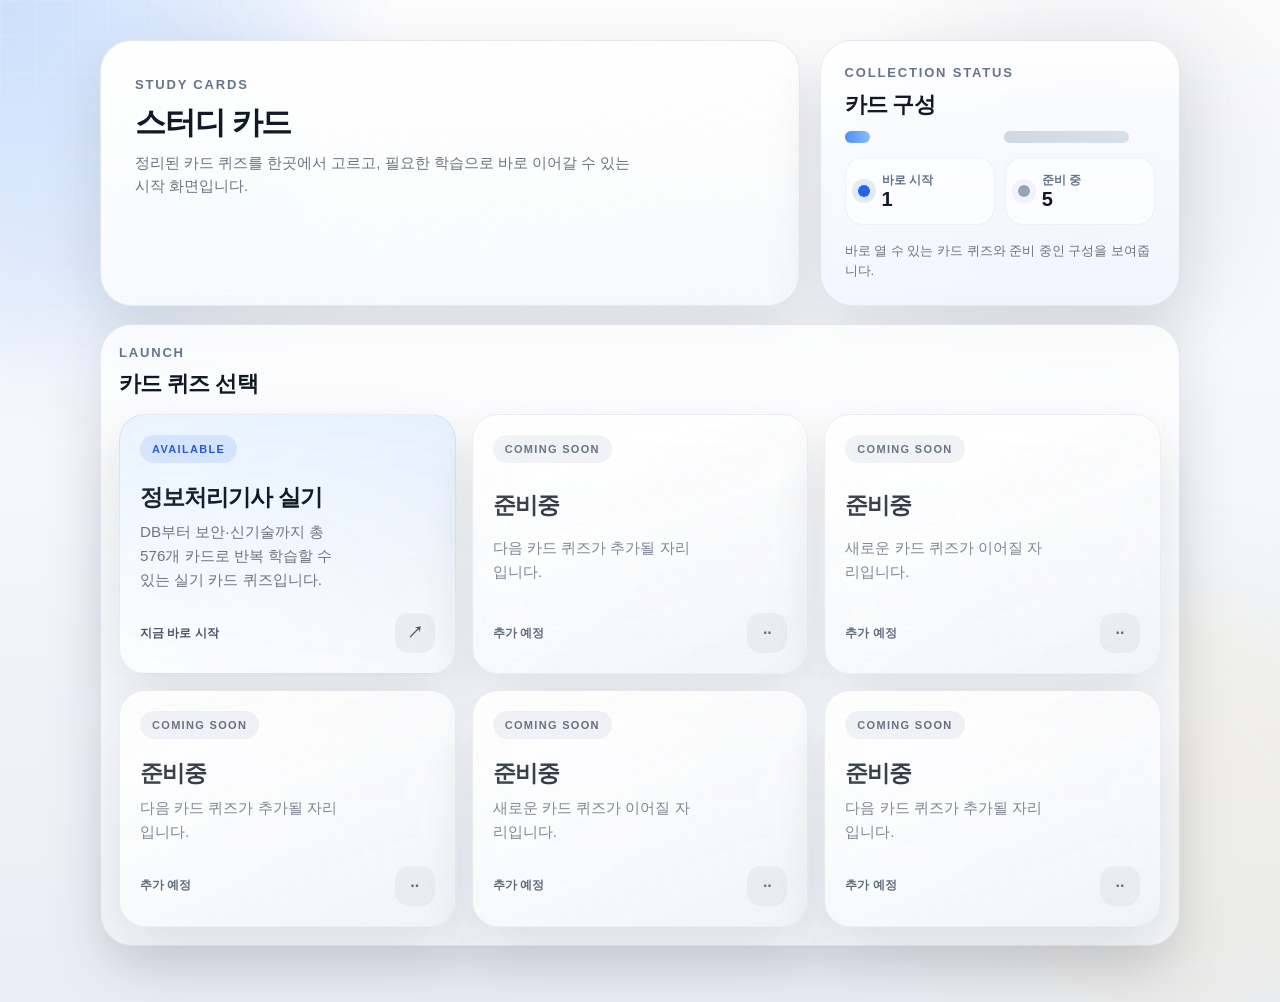
<file: index.html>
<!DOCTYPE html>
<html lang="ko">
<head>
  <meta charset="UTF-8" />
  <meta name="viewport" content="width=device-width, initial-scale=1.0" />
  <meta name="description" content="과목별 카드 퀴즈를 한곳에서 고르고 바로 학습할 수 있는 스터디 카드 홈입니다. 현재는 정보처리기사 실기 카드 퀴즈를 바로 시작할 수 있습니다." />
  <meta name="robots" content="index, follow" />
  <meta name="format-detection" content="telephone=no" />
  <meta name="theme-color" content="#f5f5f7" />
  <meta property="og:locale" content="ko_KR" />
  <meta property="og:type" content="website" />
  <meta property="og:title" content="스터디 카드" />
  <meta property="og:description" content="카드 퀴즈를 과목별로 모아두고 태블릿과 모바일에서 가볍게 학습할 수 있는 런처 홈입니다." />
  <meta property="og:image" content="og-image.png?v=1" />
  <meta property="og:image:alt" content="스터디 카드 공유 이미지" />
  <meta name="twitter:card" content="summary" />
  <meta name="twitter:title" content="스터디 카드" />
  <meta name="twitter:description" content="과목별 카드 퀴즈를 모아두고 바로 진입할 수 있는 학습용 홈입니다." />
  <meta name="twitter:image" content="og-image.png?v=1" />
  <title>스터디 카드</title>
  <link rel="icon" href="icon.svg?v=2" type="image/svg+xml" />
  <link rel="apple-touch-icon" href="icon.png?v=2" />
  <link rel="stylesheet" href="css/home.css" />
</head>
<body>
  <div class="page-glow page-glow-left" aria-hidden="true"></div>
  <div class="page-glow page-glow-right" aria-hidden="true"></div>

  <main class="landing-shell">
    <section class="landing-hero">
      <div class="hero-copy">
        <span class="eyebrow">Study Cards</span>
        <h1>스터디 카드</h1>
        <p>정리된 카드 퀴즈를 한곳에서 고르고, 필요한 학습으로 바로 이어갈 수 있는 시작 화면입니다.</p>
      </div>

      <aside class="hero-panel">
        <span class="panel-label">Collection Status</span>
        <div class="status-display">
          <strong id="catalogSummary">불러오는 중</strong>
          <div class="status-strip" aria-hidden="true">
            <span class="status-segment status-segment-live" id="liveSegment"></span>
            <span class="status-segment status-segment-soon" id="soonSegment"></span>
          </div>
        </div>
        <div class="status-metrics">
          <div class="status-metric status-metric-live">
            <span class="status-dot" aria-hidden="true"></span>
            <div>
              <small>바로 시작</small>
              <strong id="liveCount">0</strong>
            </div>
          </div>
          <div class="status-metric status-metric-soon">
            <span class="status-dot" aria-hidden="true"></span>
            <div>
              <small>준비 중</small>
              <strong id="soonCount">0</strong>
            </div>
          </div>
        </div>
        <p id="catalogDescription">현재 열 수 있는 덱과 준비 중인 덱을 보여줍니다.</p>
      </aside>
    </section>

    <section class="launcher-section" aria-labelledby="launcherTitle">
      <div class="section-head">
        <div>
          <span class="section-kicker">Launch</span>
          <h2 id="launcherTitle">카드 퀴즈 선택</h2>
        </div>
      </div>

      <div class="quiz-grid" id="quizGrid">
        <article class="quiz-card quiz-card-loading">
          <span class="quiz-badge">Loading</span>
          <h3>카드 목록을 준비하는 중입니다</h3>
          <p>잠시만 기다리면 학습 덱 버튼이 표시됩니다.</p>
        </article>
      </div>
    </section>
  </main>

  <script src="js/home.js"></script>
</body>
</html>
</file>
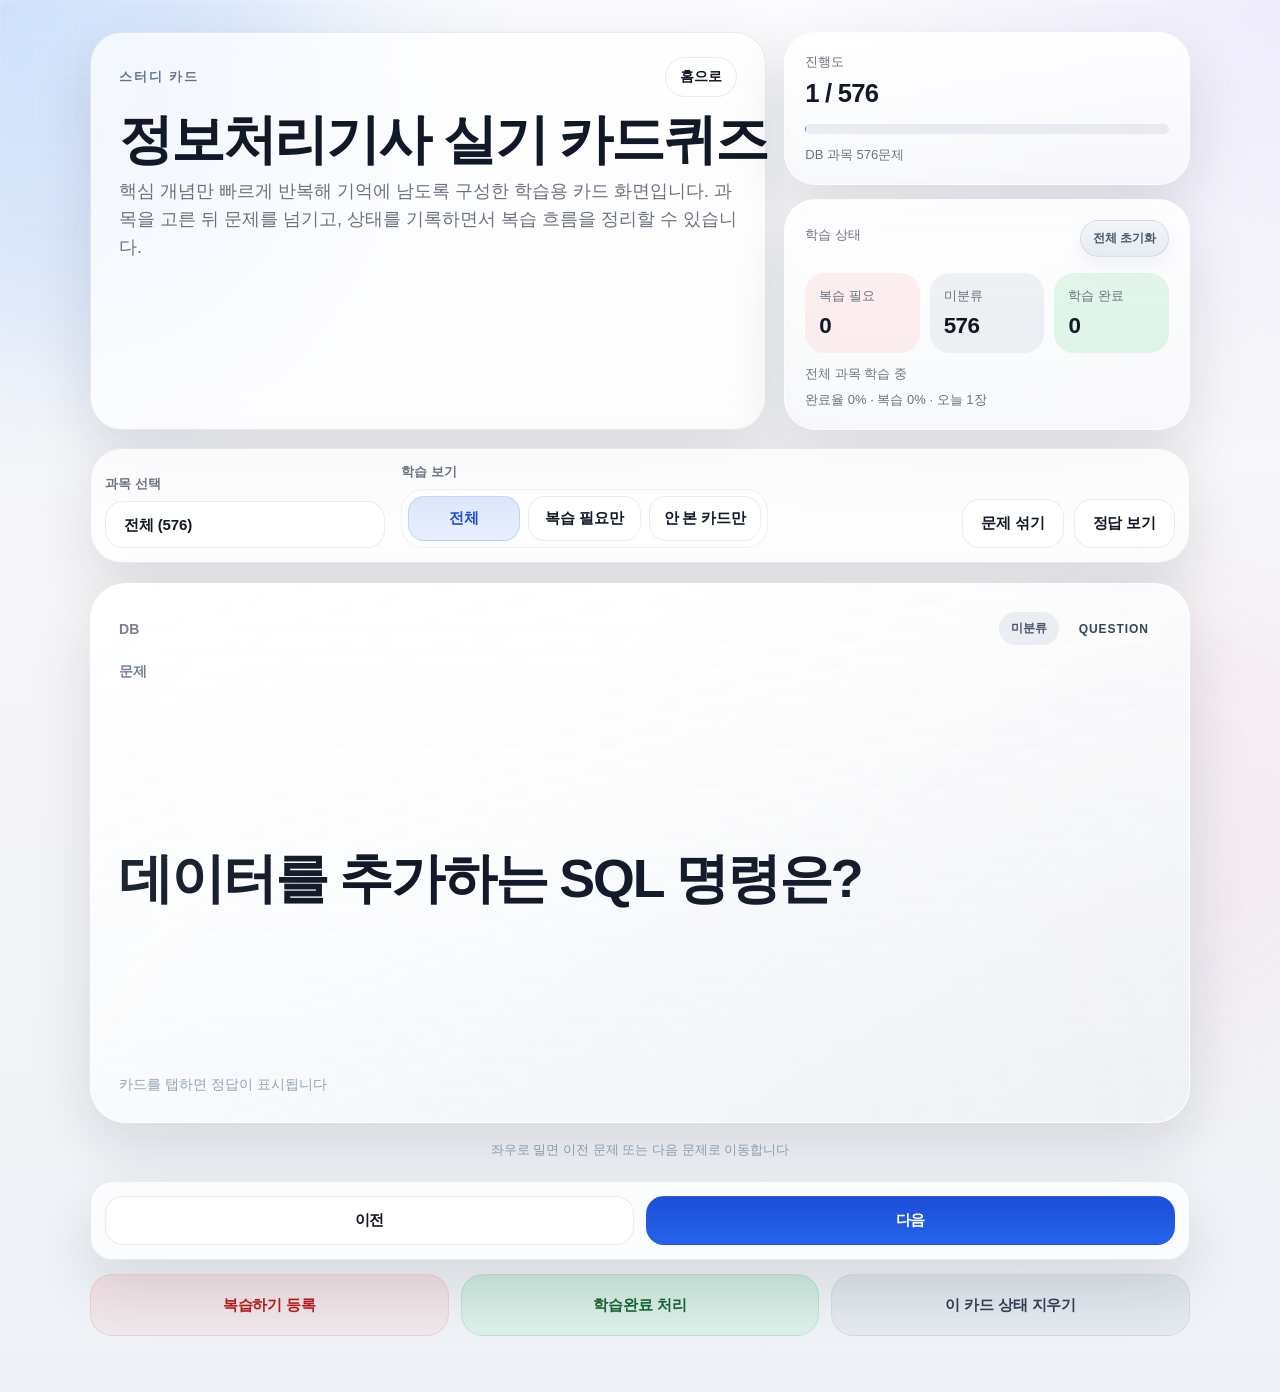
<file: quizzes/information-processing-practical/index.html>
<!DOCTYPE html>
<html lang="ko">
<head>
  <meta charset="UTF-8" />
  <meta name="viewport" content="width=device-width, initial-scale=1.0" />
  <meta name="description" content="정보처리기사 실기 전 범위를 과목별 카드 퀴즈로 반복 학습하는 개인용 학습 페이지입니다. DB, 네트워크·OS, SW개발, SW설계, 보안·신기술 카드를 담고 있습니다." />
  <meta name="robots" content="index, follow" />
  <meta name="format-detection" content="telephone=no" />
  <meta name="theme-color" content="#f5f5f7" />
  <meta property="og:locale" content="ko_KR" />
  <meta property="og:type" content="website" />
  <meta property="og:title" content="정보처리기사 실기 카드퀴즈" />
  <meta property="og:description" content="과목별 카드 퀴즈로 정보처리기사 실기 이론을 반복 학습하는 페이지입니다." />
  <meta property="og:image" content="../../og-image.png?v=1" />
  <meta property="og:image:alt" content="정보처리기사 실기 카드퀴즈 공유 이미지" />
  <meta name="twitter:card" content="summary" />
  <meta name="twitter:title" content="정보처리기사 실기 카드퀴즈" />
  <meta name="twitter:description" content="DB, 네트워크·OS, SW개발, SW설계, 보안·신기술 카드를 반복 학습할 수 있는 카드 퀴즈입니다." />
  <meta name="twitter:image" content="../../og-image.png?v=1" />
  <title>정보처리기사 실기 카드퀴즈</title>
  <link rel="icon" href="../../icon.svg?v=2" type="image/svg+xml" />
  <link rel="apple-touch-icon" href="../../icon.png?v=2" />
  <link rel="stylesheet" href="../../css/style.css" />
</head>
<body
  data-card-manifest="../../js/cards/index.json"
  data-storage-key="quiz-card-state:information-processing-practical"
>
  <div class="page-glow page-glow-left" aria-hidden="true"></div>
  <div class="page-glow page-glow-right" aria-hidden="true"></div>

  <div class="app-shell">
    <div class="app">
      <header class="hero">
        <div class="hero-copy">
          <div class="hero-headerline">
            <span class="hero-kicker">스터디 카드</span>
            <a class="hero-home-link" href="../../">홈으로</a>
          </div>
          <h1>정보처리기사 실기 카드퀴즈</h1>
          <p>핵심 개념만 빠르게 반복해 기억에 남도록 구성한 학습용 카드 화면입니다. 과목을 고른 뒤 문제를 넘기고, 상태를 기록하면서 복습 흐름을 정리할 수 있습니다.</p>
        </div>

        <div class="hero-meta">
          <div class="meta-card">
            <span class="meta-label">진행도</span>
            <strong id="cardInfo" aria-live="polite">0 / 0</strong>
            <div class="progress-track" aria-hidden="true">
              <div class="progress-fill" id="progressFill"></div>
            </div>
            <span class="meta-footnote" id="progressText" aria-live="polite">카드를 불러오는 중</span>
          </div>
          <div class="meta-card meta-card-stats">
            <div class="meta-card-head">
              <span class="meta-label">학습 상태</span>
              <button id="resetAllBtn" class="meta-reset-btn" type="button">전체 초기화</button>
            </div>
            <div class="stat-row">
              <div class="stat-pill stat-pill-review">
                <span>복습 필요</span>
                <strong id="reviewCount">0</strong>
              </div>
              <div class="stat-pill stat-pill-unmarked">
                <span>미분류</span>
                <strong id="unmarkedCount">0</strong>
              </div>
              <div class="stat-pill stat-pill-known">
                <span>학습 완료</span>
                <strong id="knownCount">0</strong>
              </div>
            </div>
            <span class="meta-footnote" id="studyModeText" aria-live="polite">전체 카드 학습 중</span>
            <span class="meta-footnote meta-footnote-compact" id="studySummaryText" aria-live="polite">완료율 0% · 복습 0% · 오늘 0장</span>
          </div>
        </div>
      </header>

      <section class="toolbar-panel">
        <div class="toolbar">
          <label class="field">
            <span class="field-label">과목 선택</span>
            <select id="subjectFilter" aria-label="과목 선택">
              <option value="전체">전체</option>
            </select>
          </label>

          <div class="field field-mode">
            <span class="field-label">학습 보기</span>
            <div class="mode-switch" id="modeSwitch">
              <button class="mode-btn is-active" type="button" data-mode="all" aria-pressed="true">전체</button>
              <button class="mode-btn" type="button" data-mode="review" aria-pressed="false">복습 필요만</button>
              <button class="mode-btn" type="button" data-mode="unmarked" aria-pressed="false">안 본 카드만</button>
            </div>
          </div>

          <div class="toolbar-buttons">
            <button id="shuffleBtn" type="button">문제 섞기</button>
            <button id="flipBtn" type="button" aria-pressed="false">정답 보기</button>
          </div>
        </div>
      </section>

      <section class="card-section">
        <div class="flashcard" id="flashCard" tabindex="0" aria-label="퀴즈 카드">
          <div class="card-face card-front">
            <div class="card-topline">
              <div class="card-subject" id="frontSubject">과목</div>
              <div class="card-topmeta">
                <div class="card-status-badge" id="cardStatusBadge">미분류</div>
                <div class="card-chip">Question</div>
              </div>
            </div>
            <div class="card-label">문제</div>
            <div class="card-text" id="frontText">카드를 불러오는 중입니다</div>
            <div class="card-hint">카드를 탭하면 정답이 표시됩니다</div>
          </div>

          <div class="card-face card-back">
            <div class="card-topline">
              <div class="card-subject">정답 확인</div>
              <div class="card-chip">Answer</div>
            </div>
            <div class="card-label">답</div>
            <div class="card-text" id="backText">잠시만 기다려주세요</div>
            <div class="card-hint">다시 탭하면 문제로 돌아갑니다</div>
          </div>
        </div>
        <div class="gesture-hint">좌우로 밀면 이전 문제 또는 다음 문제로 이동합니다</div>
      </section>

      <section class="controls">
        <button id="prevBtn" type="button">이전</button>
        <button id="nextBtn" type="button">다음</button>
      </section>

      <section class="study-actions" aria-label="학습 상태 제어">
        <button id="reviewBtn" class="study-btn study-btn-review" type="button">복습하기 등록</button>
        <button id="knownBtn" class="study-btn study-btn-known" type="button">학습완료 처리</button>
        <button id="resetBtn" class="study-btn study-btn-reset" type="button">이 카드 상태 지우기</button>
      </section>
    </div>
  </div>

  <script src="../../js/app.js"></script>
</body>
</html>
</file>
<file: css/home.css>
:root {
  --bg: #f5f5f7;
  --panel: rgba(255, 255, 255, 0.72);
  --panel-border: rgba(15, 23, 42, 0.08);
  --text: #111827;
  --muted: #6b7280;
  --soft: #94a3b8;
  --accent: #2563eb;
  --accent-strong: #1d4ed8;
  --accent-soft: rgba(37, 99, 235, 0.14);
  --shadow: 0 24px 60px rgba(15, 23, 42, 0.12);
  --radius-xl: 32px;
  --radius-lg: 24px;
  --radius-md: 18px;
}

* {
  box-sizing: border-box;
}

html,
body {
  min-height: 100%;
}

body {
  margin: 0;
  font-family: "SF Pro Display", "Pretendard", "Noto Sans KR", sans-serif;
  color: var(--text);
  background:
    radial-gradient(circle at top left, rgba(96, 165, 250, 0.22), transparent 24%),
    radial-gradient(circle at 85% 15%, rgba(15, 23, 42, 0.08), transparent 18%),
    linear-gradient(180deg, #fcfcfd 0%, #f3f6fb 50%, #e9eef6 100%);
  -webkit-tap-highlight-color: transparent;
  overscroll-behavior-y: contain;
}

body,
body * {
  -webkit-user-select: none;
  user-select: none;
}

body::before {
  content: "";
  position: fixed;
  inset: 0;
  background-image:
    linear-gradient(rgba(255, 255, 255, 0.45) 1px, transparent 1px),
    linear-gradient(90deg, rgba(255, 255, 255, 0.45) 1px, transparent 1px);
  background-size: 36px 36px;
  mask-image: linear-gradient(180deg, rgba(0, 0, 0, 0.4), transparent 80%);
  pointer-events: none;
}

.page-glow {
  position: fixed;
  width: 30rem;
  height: 30rem;
  border-radius: 50%;
  filter: blur(60px);
  opacity: 0.45;
  pointer-events: none;
}

.page-glow-left {
  top: -8rem;
  left: -10rem;
  background: rgba(59, 130, 246, 0.18);
}

.page-glow-right {
  right: -8rem;
  bottom: -10rem;
  background: rgba(251, 191, 36, 0.14);
}

.landing-shell {
  position: relative;
  width: min(100%, 1120px);
  margin: 0 auto;
  padding:
    max(40px, env(safe-area-inset-top))
    max(20px, env(safe-area-inset-right))
    max(56px, env(safe-area-inset-bottom))
    max(20px, env(safe-area-inset-left));
}

.landing-hero,
.hero-copy,
.hero-panel,
.launcher-section,
.quiz-card {
  backdrop-filter: blur(22px);
  -webkit-backdrop-filter: blur(22px);
}

.landing-hero {
  display: grid;
  grid-template-columns: minmax(0, 1.65fr) minmax(300px, 0.85fr);
  gap: 20px;
  align-items: stretch;
  margin-bottom: 18px;
}

.hero-copy,
.hero-panel,
.launcher-section,
.quiz-card {
  border: 1px solid var(--panel-border);
  background: var(--panel);
  box-shadow: var(--shadow);
}

.hero-copy,
.hero-panel,
.launcher-section {
  border-radius: var(--radius-xl);
}

.hero-copy {
  padding: 34px;
  background:
    linear-gradient(180deg, rgba(255, 255, 255, 0.92), rgba(248, 250, 252, 0.72)),
    linear-gradient(135deg, rgba(255, 255, 255, 0.86), rgba(226, 232, 240, 0.24));
}

.eyebrow,
.section-kicker,
.panel-label {
  display: inline-block;
  font-size: 13px;
  font-weight: 700;
  letter-spacing: 0.14em;
  text-transform: uppercase;
  color: #64748b;
}

.hero-copy h1 {
  margin: 14px 0 0;
  font-size: clamp(1.6rem, 2.4vw, 2.2rem);
  line-height: 1.02;
  letter-spacing: -0.04em;
  white-space: nowrap;
  max-width: none;
}

.hero-copy p {
  max-width: 32rem;
  margin: 14px 0 0;
  font-size: clamp(0.92rem, 1vw, 0.96rem);
  line-height: 1.55;
  color: var(--muted);
}

.hero-panel {
  display: flex;
  flex-direction: column;
  justify-content: space-between;
  min-height: 100%;
  padding: 24px;
  background:
    linear-gradient(180deg, rgba(255, 255, 255, 0.9), rgba(240, 245, 255, 0.76));
  overflow: hidden;
}

.hero-panel strong {
  margin-top: 10px;
  font-size: clamp(1.15rem, 1.7vw, 1.45rem);
  line-height: 1.15;
  letter-spacing: -0.035em;
  max-width: 12ch;
}

.hero-panel p {
  margin: 16px 0 0;
  font-size: 13px;
  line-height: 1.55;
  color: var(--muted);
  max-width: 22rem;
}

.status-display {
  margin-top: 12px;
}

.status-strip {
  display: grid;
  grid-template-columns: minmax(0, 1fr) minmax(0, 1fr);
  gap: 8px;
  margin-top: 14px;
}

.status-segment {
  display: block;
  height: 12px;
  border-radius: 999px;
}

.status-segment-live {
  background: linear-gradient(90deg, rgba(59, 130, 246, 0.9), rgba(96, 165, 250, 0.72));
}

.status-segment-soon {
  background: linear-gradient(90deg, rgba(148, 163, 184, 0.4), rgba(203, 213, 225, 0.7));
}

.status-metrics {
  display: grid;
  grid-template-columns: repeat(2, minmax(0, 1fr));
  gap: 10px;
  margin-top: 14px;
}

.status-metric {
  display: flex;
  align-items: center;
  gap: 12px;
  min-height: 68px;
  padding: 12px;
  border-radius: 18px;
  border: 1px solid rgba(15, 23, 42, 0.05);
  background: rgba(255, 255, 255, 0.6);
}

.status-metric small {
  display: block;
  font-size: 12px;
  font-weight: 700;
  color: #64748b;
}

.status-metric strong {
  margin-top: 6px;
  font-size: 1.25rem;
  line-height: 1;
  letter-spacing: -0.04em;
}

.status-dot {
  width: 12px;
  height: 12px;
  border-radius: 999px;
  flex: 0 0 auto;
}

.status-metric-live .status-dot {
  background: #2563eb;
  box-shadow: 0 0 0 6px rgba(37, 99, 235, 0.12);
}

.status-metric-soon .status-dot {
  background: #94a3b8;
  box-shadow: 0 0 0 6px rgba(148, 163, 184, 0.12);
}

.launcher-section {
  padding: 18px;
  background:
    linear-gradient(180deg, rgba(255, 255, 255, 0.78), rgba(246, 249, 253, 0.72));
}

.section-head {
  display: flex;
  justify-content: space-between;
  align-items: end;
  gap: 16px;
  margin-bottom: 16px;
}

.section-head h2 {
  margin: 8px 0 0;
  font-size: clamp(1.15rem, 1.7vw, 1.45rem);
  letter-spacing: -0.03em;
}

.quiz-grid {
  display: grid;
  grid-template-columns: repeat(3, minmax(0, 1fr));
  gap: 16px;
}

.quiz-card {
  position: relative;
  display: flex;
  flex-direction: column;
  justify-content: space-between;
  min-height: 220px;
  padding: 20px;
  border-radius: 26px;
  text-decoration: none;
  color: inherit;
  background:
    linear-gradient(180deg, rgba(255, 255, 255, 0.94), rgba(248, 250, 252, 0.8)),
    linear-gradient(135deg, rgba(255, 255, 255, 0.9), rgba(226, 232, 240, 0.22));
  transition:
    transform 0.22s ease,
    box-shadow 0.22s ease,
    border-color 0.22s ease;
}

.quiz-card::after {
  content: "";
  position: absolute;
  inset: 0;
  border-radius: inherit;
  background: linear-gradient(135deg, rgba(255, 255, 255, 0.12), transparent 35%, rgba(148, 163, 184, 0.08));
  pointer-events: none;
}

.quiz-card:hover {
  transform: translateY(-4px);
  box-shadow: 0 30px 52px rgba(15, 23, 42, 0.14);
  border-color: rgba(29, 78, 216, 0.14);
}

.quiz-card:focus-visible {
  outline: 3px solid var(--accent-soft);
  outline-offset: 3px;
}

.quiz-card.is-disabled {
  opacity: 0.86;
  cursor: default;
}

.quiz-card.is-disabled:hover {
  transform: none;
  box-shadow: var(--shadow);
}

.quiz-card.is-live {
  background:
    linear-gradient(180deg, rgba(232, 242, 255, 0.98), rgba(255, 255, 255, 0.86)),
    linear-gradient(135deg, rgba(191, 219, 254, 0.28), rgba(255, 255, 255, 0.86));
}

.quiz-badge {
  display: inline-flex;
  align-self: flex-start;
  padding: 8px 12px;
  border-radius: 999px;
  font-size: 11px;
  font-weight: 700;
  letter-spacing: 0.12em;
  text-transform: uppercase;
  color: #1d4ed8;
  background: rgba(37, 99, 235, 0.12);
}

.quiz-badge.is-muted {
  color: #475569;
  background: rgba(148, 163, 184, 0.16);
}

.quiz-card h3 {
  margin: 22px 0 0;
  font-size: clamp(1.2rem, 1.8vw, 1.7rem);
  line-height: 1.08;
  letter-spacing: -0.04em;
}

.quiz-card p {
  margin: 10px 0 0;
  color: var(--muted);
  line-height: 1.56;
  max-width: 24ch;
  font-size: 0.95rem;
}

.quiz-foot {
  display: flex;
  justify-content: space-between;
  align-items: center;
  gap: 14px;
  margin-top: 22px;
  font-size: 12px;
  font-weight: 700;
  color: #475569;
}

.quiz-arrow {
  display: inline-flex;
  align-items: center;
  justify-content: center;
  width: 40px;
  height: 40px;
  border-radius: 14px;
  background: rgba(15, 23, 42, 0.05);
  font-size: 16px;
}

.quiz-card-loading {
  min-height: 220px;
}

@media (max-width: 960px) {
  .landing-hero {
    grid-template-columns: 1fr;
  }

  .quiz-grid {
    grid-template-columns: repeat(2, minmax(0, 1fr));
  }
}

@media (max-width: 720px) {
  .landing-shell {
    padding:
      max(18px, env(safe-area-inset-top))
      max(14px, env(safe-area-inset-right))
      max(36px, env(safe-area-inset-bottom))
      max(14px, env(safe-area-inset-left));
  }

  .hero-copy,
  .hero-panel,
  .launcher-section,
  .quiz-card {
    border-radius: 24px;
  }

  .hero-copy,
  .hero-panel {
    padding: 22px;
  }

  .hero-copy h1 {
    white-space: normal;
  }

  .hero-panel strong {
    max-width: none;
  }

  .status-metrics {
    grid-template-columns: 1fr;
  }

  .quiz-grid {
    grid-template-columns: 1fr;
  }
}

@media (prefers-reduced-motion: reduce) {
  *,
  *::before,
  *::after {
    scroll-behavior: auto;
    animation-duration: 0.01ms !important;
    animation-iteration-count: 1 !important;
    transition-duration: 0.01ms !important;
  }
}
</file>
<file: css/style.css>
:root {
  --bg: #f5f5f7;
  --panel: rgba(255, 255, 255, 0.72);
  --panel-border: rgba(15, 23, 42, 0.08);
  --text: #111827;
  --muted: #6b7280;
  --soft: #94a3b8;
  --accent: #2563eb;
  --accent-soft: rgba(37, 99, 235, 0.14);
  --shadow: 0 24px 60px rgba(15, 23, 42, 0.12);
  --radius-xl: 32px;
  --radius-lg: 24px;
  --radius-md: 18px;
}

* {
  box-sizing: border-box;
}

html,
body {
  min-height: 100%;
}

body {
  margin: 0;
  font-family: "SF Pro Display", "Pretendard", "Noto Sans KR", sans-serif;
  color: var(--text);
  background:
    radial-gradient(circle at top left, rgba(96, 165, 250, 0.2), transparent 28%),
    radial-gradient(circle at top right, rgba(167, 139, 250, 0.14), transparent 24%),
    linear-gradient(180deg, #fbfbfd 0%, var(--bg) 52%, #eef2f7 100%);
  -webkit-tap-highlight-color: transparent;
  overscroll-behavior-y: contain;
}

body::before {
  content: "";
  position: fixed;
  inset: 0;
  background-image:
    linear-gradient(rgba(255, 255, 255, 0.45) 1px, transparent 1px),
    linear-gradient(90deg, rgba(255, 255, 255, 0.45) 1px, transparent 1px);
  background-size: 36px 36px;
  mask-image: linear-gradient(180deg, rgba(0, 0, 0, 0.4), transparent 80%);
  pointer-events: none;
}

.page-glow {
  position: fixed;
  width: 30rem;
  height: 30rem;
  border-radius: 50%;
  filter: blur(60px);
  opacity: 0.45;
  pointer-events: none;
}

.page-glow-left {
  top: -8rem;
  left: -10rem;
  background: rgba(59, 130, 246, 0.18);
}

.page-glow-right {
  right: -8rem;
  bottom: -10rem;
  background: rgba(244, 114, 182, 0.12);
}

.app-shell {
  position: relative;
  padding:
    max(32px, env(safe-area-inset-top))
    max(20px, env(safe-area-inset-right))
    max(56px, env(safe-area-inset-bottom))
    max(20px, env(safe-area-inset-left));
}

.app {
  width: min(100%, 1100px);
  margin: 0 auto;
}

.hero {
  display: grid;
  grid-template-columns: minmax(0, 1.5fr) minmax(280px, 0.9fr);
  gap: 18px;
  align-items: stretch;
  margin-bottom: 18px;
}

.hero-copy,
.hero-meta,
.toolbar-panel,
.card-face,
.controls {
  backdrop-filter: blur(22px);
  -webkit-backdrop-filter: blur(22px);
}

.hero-copy,
.toolbar-panel,
.controls {
  border: 1px solid var(--panel-border);
  background: var(--panel);
  box-shadow: var(--shadow);
}

.app,
.app * {
  -webkit-user-select: none;
  user-select: none;
}

.hero-copy {
  padding: 24px 28px;
  border-radius: var(--radius-xl);
}

.hero-headerline {
  display: flex;
  justify-content: space-between;
  align-items: center;
  gap: 12px;
  flex-wrap: nowrap;
  margin-bottom: 14px;
}

.hero-kicker {
  font-size: 13px;
  font-weight: 700;
  letter-spacing: 0.14em;
  text-transform: uppercase;
  color: #64748b;
}

.hero-home-link {
  display: inline-flex;
  align-items: center;
  justify-content: center;
  min-height: 40px;
  padding: 10px 14px;
  border-radius: 999px;
  border: 1px solid rgba(15, 23, 42, 0.08);
  background: rgba(255, 255, 255, 0.84);
  color: var(--text);
  font-size: 14px;
  font-weight: 700;
  text-decoration: none;
  transition:
    transform 0.2s ease,
    box-shadow 0.2s ease,
    background-color 0.2s ease,
    border-color 0.2s ease;
  white-space: nowrap;
  flex: 0 0 auto;
}

.hero-home-link:hover {
  transform: translateY(-1px);
  box-shadow: 0 14px 28px rgba(15, 23, 42, 0.08);
}

.hero-home-link:focus-visible {
  outline: 3px solid var(--accent-soft);
  outline-offset: 3px;
}

.hero h1 {
  margin: 0;
  font-size: clamp(1.5rem, 4.4vw, 3.4rem);
  line-height: 1.05;
  letter-spacing: -0.04em;
  white-space: nowrap;
}

.hero p {
  max-width: 44rem;
  margin: 10px 0 0;
  font-size: clamp(1rem, 1.5vw, 1.125rem);
  line-height: 1.55;
  color: var(--muted);
}

.hero-meta {
  display: grid;
  gap: 14px;
}

.meta-card {
  display: flex;
  flex-direction: column;
  justify-content: center;
  min-height: 108px;
  padding: 20px;
  border-radius: var(--radius-xl);
  border: 1px solid rgba(255, 255, 255, 0.55);
  background: linear-gradient(180deg, rgba(255, 255, 255, 0.88), rgba(248, 250, 252, 0.62));
  box-shadow: var(--shadow);
}

.meta-label {
  margin-bottom: 8px;
  font-size: 13px;
  color: var(--muted);
}

.meta-card strong {
  font-size: clamp(1.2rem, 2vw, 1.9rem);
  letter-spacing: -0.03em;
}

.progress-track {
  width: 100%;
  height: 10px;
  margin-top: 16px;
  overflow: hidden;
  border-radius: 999px;
  background: rgba(148, 163, 184, 0.18);
}

.progress-fill {
  width: 0;
  height: 100%;
  border-radius: inherit;
  background: linear-gradient(90deg, #60a5fa, #2563eb);
  transition: width 0.28s ease;
}

.meta-footnote {
  margin-top: 12px;
  font-size: 13px;
  color: var(--muted);
}

.meta-footnote-compact {
  margin-top: 8px;
}

.meta-card-stats {
  justify-content: space-between;
}

.meta-card-head {
  display: flex;
  justify-content: space-between;
  align-items: center;
  gap: 12px;
  margin-bottom: 10px;
}

.stat-row {
  display: grid;
  grid-template-columns: repeat(3, minmax(0, 1fr));
  gap: 10px;
  margin-top: 6px;
}

.stat-pill {
  display: flex;
  flex-direction: column;
  gap: 8px;
  padding: 14px;
  border-radius: 20px;
}

.stat-pill span {
  font-size: 13px;
  color: var(--muted);
}

.stat-pill strong {
  font-size: 1.4rem;
  letter-spacing: -0.03em;
}

.stat-pill-review {
  background: rgba(248, 113, 113, 0.1);
}

.stat-pill-known {
  background: rgba(34, 197, 94, 0.12);
}

.stat-pill-unmarked {
  background: rgba(148, 163, 184, 0.14);
}

.toolbar-panel {
  margin-bottom: 20px;
  padding: 14px;
  border-radius: var(--radius-xl);
}

.toolbar {
  display: flex;
  justify-content: space-between;
  align-items: end;
  gap: 16px;
  flex-wrap: wrap;
}

.field {
  display: flex;
  flex-direction: column;
  gap: 8px;
  min-width: min(100%, 280px);
}

.field-mode {
  min-width: min(100%, 300px);
}

.field-label {
  font-size: 13px;
  font-weight: 600;
  color: var(--muted);
}

.toolbar-buttons {
  display: flex;
  gap: 10px;
  flex-wrap: wrap;
  flex: 1;
  justify-content: flex-end;
}

.mode-switch {
  display: grid;
  grid-template-columns: repeat(3, minmax(0, 1fr));
  gap: 8px;
  padding: 6px;
  border: 1px solid rgba(15, 23, 42, 0.06);
  border-radius: 22px;
  background: rgba(255, 255, 255, 0.7);
}

.mode-btn {
  min-width: 0;
  padding: 12px 14px;
  border-radius: 16px;
  background: transparent;
  box-shadow: none;
}

.mode-btn.is-active {
  background: linear-gradient(180deg, rgba(37, 99, 235, 0.16), rgba(37, 99, 235, 0.1));
  border-color: rgba(37, 99, 235, 0.18);
  color: #1d4ed8;
}

select,
button {
  appearance: none;
  border: 1px solid rgba(15, 23, 42, 0.08);
  background: rgba(255, 255, 255, 0.84);
  color: var(--text);
  border-radius: 18px;
  padding: 14px 18px;
  font-size: 15px;
  font-weight: 600;
  letter-spacing: -0.01em;
  cursor: pointer;
  transition:
    transform 0.2s ease,
    box-shadow 0.2s ease,
    background-color 0.2s ease,
    border-color 0.2s ease;
}

select {
  min-width: 220px;
}

button:hover,
select:hover {
  transform: translateY(-1px);
  box-shadow: 0 14px 28px rgba(15, 23, 42, 0.08);
}

button:active,
select:active {
  transform: translateY(0);
}

button:disabled,
select:disabled {
  opacity: 0.48;
  cursor: default;
  transform: none;
  box-shadow: none;
}

button:focus-visible,
select:focus-visible,
.flashcard:focus-visible {
  outline: 3px solid var(--accent-soft);
  outline-offset: 3px;
}

.card-section {
  perspective: 1600px;
}

.flashcard {
  position: relative;
  min-height: 540px;
  transform-style: preserve-3d;
  transition: transform 0.7s cubic-bezier(0.22, 1, 0.36, 1);
  cursor: pointer;
  touch-action: pan-y;
}

.flashcard.flipped {
  transform: rotateY(180deg);
}

.card-face {
  position: absolute;
  inset: 0;
  display: flex;
  flex-direction: column;
  justify-content: space-between;
  gap: 18px;
  padding: 28px;
  border-radius: calc(var(--radius-xl) + 4px);
  backface-visibility: hidden;
  border: 1px solid rgba(255, 255, 255, 0.7);
  box-shadow: var(--shadow);
  background:
    linear-gradient(180deg, rgba(255, 255, 255, 0.92), rgba(248, 250, 252, 0.76)),
    linear-gradient(135deg, rgba(255, 255, 255, 0.85), rgba(226, 232, 240, 0.28));
  text-align: left;
}

.card-front::after,
.card-back::after {
  content: "";
  position: absolute;
  inset: 0;
  border-radius: inherit;
  background: linear-gradient(135deg, rgba(255, 255, 255, 0.12), transparent 35%, rgba(148, 163, 184, 0.08));
  pointer-events: none;
}

.card-back {
  transform: rotateY(180deg);
  background:
    linear-gradient(180deg, rgba(255, 253, 245, 0.96), rgba(255, 247, 237, 0.76)),
    linear-gradient(135deg, rgba(255, 255, 255, 0.82), rgba(251, 191, 36, 0.08));
}

.card-topline {
  display: flex;
  justify-content: space-between;
  align-items: center;
  gap: 12px;
}

.card-topmeta {
  display: flex;
  align-items: center;
  gap: 8px;
}

.card-subject {
  max-width: 70%;
  font-size: 14px;
  font-weight: 700;
  color: var(--muted);
  letter-spacing: 0.01em;
}

.card-chip {
  padding: 8px 12px;
  border-radius: 999px;
  background: rgba(255, 255, 255, 0.72);
  color: #334155;
  font-size: 12px;
  font-weight: 700;
  letter-spacing: 0.08em;
  text-transform: uppercase;
}

.card-status-badge {
  padding: 8px 12px;
  border-radius: 999px;
  background: rgba(148, 163, 184, 0.16);
  color: #475569;
  font-size: 12px;
  font-weight: 700;
}

.card-status-badge.is-review {
  background: rgba(248, 113, 113, 0.14);
  color: #b91c1c;
}

.card-status-badge.is-known {
  background: rgba(34, 197, 94, 0.16);
  color: #166534;
}

.card-label {
  font-size: 14px;
  font-weight: 700;
  color: #64748b;
}

.card-text {
  flex: 1;
  display: flex;
  align-items: center;
  font-size: clamp(2rem, 4.2vw, 3.6rem);
  font-weight: 700;
  line-height: 1.25;
  letter-spacing: -0.04em;
  white-space: pre-line;
  word-break: keep-all;
  overflow: auto;
  scrollbar-width: thin;
}

.card-text.is-medium {
  font-size: clamp(1.7rem, 3.2vw, 2.7rem);
  line-height: 1.35;
}

.card-text.is-small {
  font-size: clamp(1.25rem, 2.6vw, 2rem);
  line-height: 1.5;
}

.card-hint {
  font-size: 14px;
  color: var(--soft);
}

.gesture-hint {
  margin-top: 18px;
  text-align: center;
  font-size: 13px;
  color: var(--soft);
}

.controls {
  display: flex;
  justify-content: center;
  gap: 12px;
  margin-top: 22px;
  padding: 14px;
  border-radius: 22px;
  flex-wrap: wrap;
}

.controls button {
  min-width: 140px;
  flex: 1 1 0;
}

.study-actions {
  display: grid;
  grid-template-columns: repeat(3, minmax(0, 1fr));
  gap: 12px;
  margin-top: 14px;
}

.study-btn {
  min-height: 62px;
  border-radius: 22px;
}

.study-btn-review {
  background: linear-gradient(180deg, rgba(248, 113, 113, 0.14), rgba(248, 113, 113, 0.08));
  border-color: rgba(248, 113, 113, 0.18);
  color: #b91c1c;
}

.study-btn-known {
  background: linear-gradient(180deg, rgba(34, 197, 94, 0.16), rgba(34, 197, 94, 0.08));
  border-color: rgba(34, 197, 94, 0.18);
  color: #166534;
}

.study-btn-reset {
  background: linear-gradient(180deg, rgba(148, 163, 184, 0.18), rgba(148, 163, 184, 0.1));
  border-color: rgba(148, 163, 184, 0.18);
  color: #334155;
}

.study-btn:disabled {
  color: var(--muted);
}

.meta-reset-btn {
  padding: 9px 12px;
  border-radius: 999px;
  background: linear-gradient(180deg, rgba(241, 245, 249, 0.96), rgba(226, 232, 240, 0.82));
  color: #475569;
  border-color: rgba(148, 163, 184, 0.28);
  font-size: 12px;
  font-weight: 700;
  letter-spacing: 0;
  white-space: nowrap;
  flex: 0 0 auto;
  box-shadow: 0 8px 18px rgba(148, 163, 184, 0.12);
}

.meta-reset-btn:hover {
  border-color: rgba(100, 116, 139, 0.34);
  box-shadow: 0 12px 22px rgba(148, 163, 184, 0.18);
}

#nextBtn {
  background: linear-gradient(180deg, #1d4ed8, #2563eb);
  border-color: transparent;
  color: #fff;
}

#nextBtn:hover {
  box-shadow: 0 16px 30px rgba(37, 99, 235, 0.28);
}

@media (max-width: 960px) {
  .hero {
    grid-template-columns: 1fr;
  }

  .flashcard {
    min-height: 500px;
  }
}

@media (max-width: 720px) {
  .app-shell {
    padding:
      max(18px, env(safe-area-inset-top))
      max(14px, env(safe-area-inset-right))
      max(36px, env(safe-area-inset-bottom))
      max(14px, env(safe-area-inset-left));
  }

  .hero-copy,
  .meta-card,
  .toolbar-panel,
  .card-face,
  .controls {
    border-radius: 24px;
  }

  .hero-copy {
    padding: 20px;
  }

  .hero-headerline {
    align-items: center;
    flex-direction: row;
    justify-content: space-between;
    gap: 10px;
  }

  .hero-kicker {
    font-size: 12px;
  }

  .hero h1 {
    white-space: normal;
    line-height: 1.08;
  }

  .hero p {
    margin-top: 8px;
    font-size: 0.94rem;
    line-height: 1.52;
  }

  .stat-row {
    grid-template-columns: repeat(2, minmax(0, 1fr));
  }

  .stat-pill-known {
    grid-column: 1 / -1;
  }

  .toolbar {
    flex-direction: column;
    align-items: stretch;
  }

  .field,
  select {
    width: 100%;
  }

  .toolbar-buttons {
    display: grid;
    grid-template-columns: repeat(2, minmax(0, 1fr));
    width: 100%;
    justify-content: stretch;
  }

  .toolbar-buttons button {
    width: 100%;
    min-width: 0;
  }

  .flashcard {
    min-height: 460px;
  }

  .card-face {
    padding: 22px;
  }

  .card-topline {
    align-items: flex-start;
    flex-direction: column;
  }

  .card-topmeta {
    width: 100%;
    justify-content: space-between;
  }

  .card-subject {
    max-width: 100%;
  }

  .card-text {
    font-size: clamp(1.7rem, 8vw, 2.5rem);
  }

  .controls {
    display: grid;
    grid-template-columns: repeat(2, minmax(0, 1fr));
  }

  .study-actions button {
    width: 100%;
  }

  .meta-card-head {
    align-items: center;
    flex-direction: row;
    justify-content: space-between;
    gap: 10px;
  }

  .meta-card {
    padding: 18px;
  }

  .meta-card-stats {
    gap: 12px;
  }
}

@media (max-width: 420px) {
  .hero h1 {
    font-size: clamp(1.3rem, 6.2vw, 1.8rem);
  }

  .hero p,
  .card-hint,
  .gesture-hint {
    font-size: 13px;
  }

  .flashcard {
    min-height: 400px;
  }

  .card-face {
    padding: 18px;
  }

  .stat-row,
  .toolbar-buttons,
  .controls,
  .study-actions {
    grid-template-columns: repeat(2, minmax(0, 1fr));
  }

  .mode-switch {
    grid-template-columns: repeat(2, minmax(0, 1fr));
  }

  .mode-switch .mode-btn[data-mode="unmarked"] {
    grid-column: 1 / -1;
  }

  .study-btn-reset {
    grid-column: 1 / -1;
  }

  .hero-home-link,
  .meta-reset-btn {
    min-height: 36px;
    padding: 8px 12px;
    font-size: 12px;
  }

  .hero-copy {
    padding: 18px;
  }

  .meta-card {
    padding: 16px;
  }

  .study-actions {
    grid-template-columns: repeat(2, minmax(0, 1fr));
  }
}

@media (prefers-reduced-motion: reduce) {
  *,
  *::before,
  *::after {
    scroll-behavior: auto;
    animation-duration: 0.01ms !important;
    animation-iteration-count: 1 !important;
    transition-duration: 0.01ms !important;
  }
}
</file>
